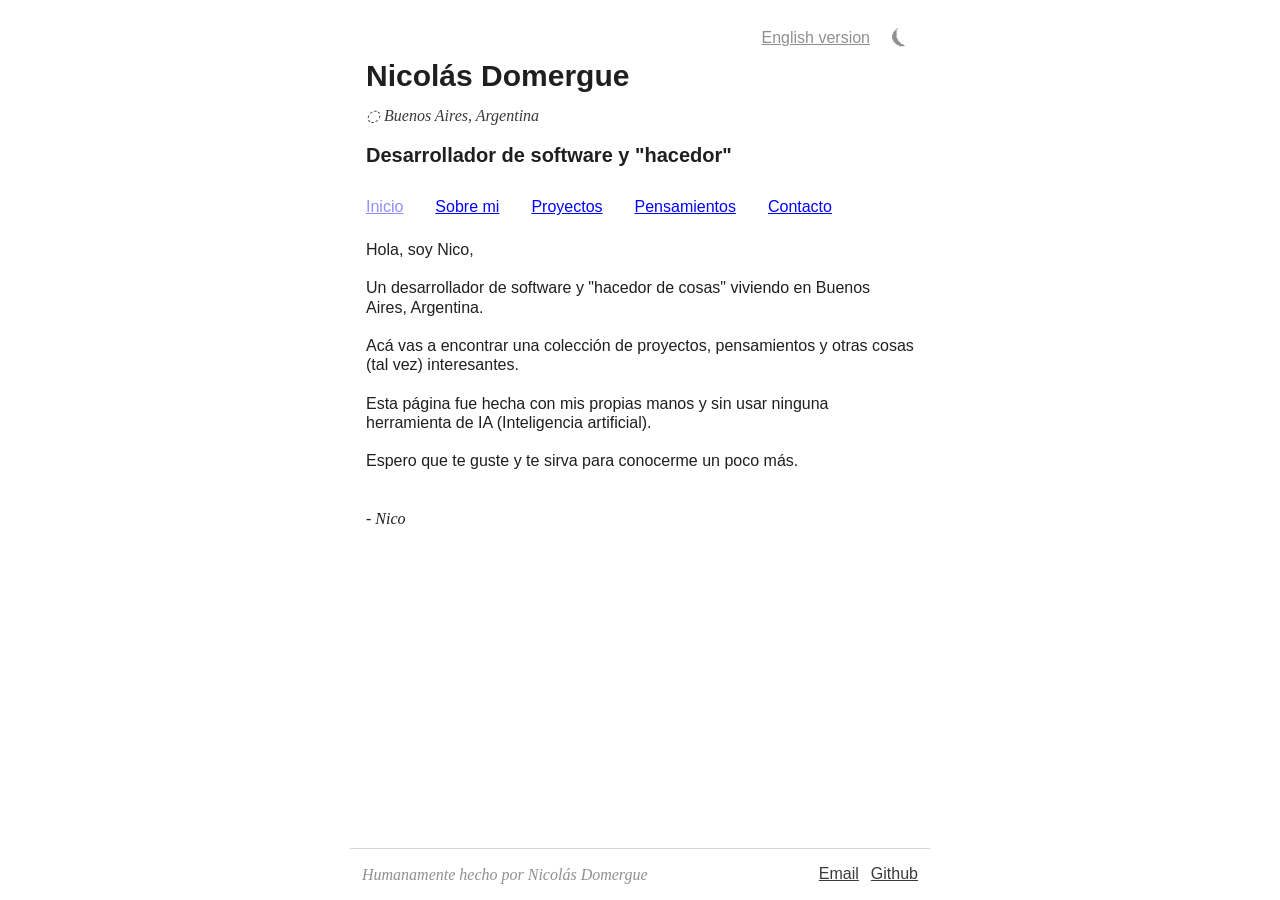
<file: index.html>
<!DOCTYPE html>
<html lang="en">

<head>
    <meta charset="UTF-8">
    <meta name="viewport" content="width=device-width, initial-scale=1.0">
    <title>Nico - Software developer</title>
    <script src="javascript/initialize-theme.js"></script>

    <link rel="stylesheet" href="styles/styles.css">
</head>

<body>
    <div class="main-container">
        <div class="header">
            <div class="preferences">
                <a href="en/index.html">English version</a>
                <button id="theme-toggle" aria-label="theme-toggle" title="Cambiar tema"></button>
            </div>
            <div class="header-title">
                <h2>Nicolás Domergue</h2>
            </div>
            <p><i>◌ Buenos Aires, Argentina</i></p>
            <h1>Desarrollador de software y "hacedor"</h1>

            <nav class="nav">
                <a href="index.html" class="active-nav-link">Inicio</a>
                <a href="yo.html">Sobre mi</a>
                <a href="proyectos.html">Proyectos</a>
                <a href="pensamientos.html">Pensamientos</a>
                <a href="contacto.html">Contacto</a>
            </nav>
        </div>

        <div class="content">
            <p class="landing-text">Hola, soy Nico,
                <br>
                <br>
                Un desarrollador de software y "hacedor de cosas" viviendo en Buenos Aires, Argentina.
                <br>
                <br>
                Acá vas a encontrar una colección de proyectos, pensamientos y otras cosas (tal vez) interesantes.
                <br>
                <br>
                Esta página fue hecha con mis propias manos y sin usar ninguna herramienta de IA (Inteligencia
                artificial).
                <br>
                <br>
                Espero que te guste y te sirva para conocerme un poco más.
                <br>
                <br>
                <br>
                <i>- Nico</i>
            </p>
        </div>
        <div class="footer-container">
            <footer>
                <p><i>Humanamente hecho por Nicolás Domergue</i></p>
                <div class="footer-links">
                    <a href="mailto:domerguenicolas@gmail.com">Email</a>
                    <a href="https://github.com/nicodomergue">Github</a>
                </div>
            </footer>
        </div>
    </div>
</body>

<script src="javascript/handle-theme.js"></script>

</html>
</file>
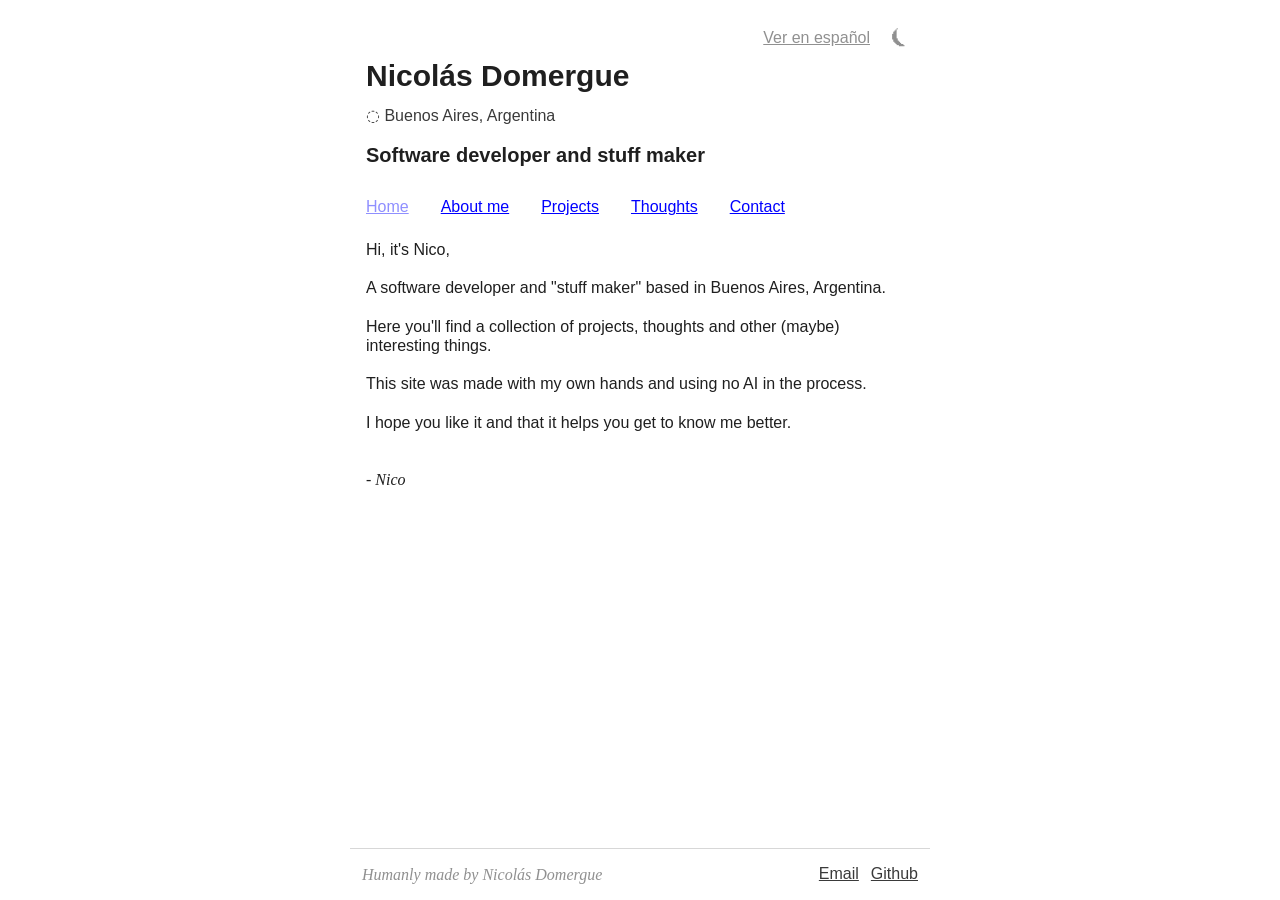
<file: en/index.html>
<!DOCTYPE html>
<html lang="en">

<head>
    <meta charset="UTF-8">
    <meta name="viewport" content="width=device-width, initial-scale=1.0">
    <title>Nico - Software developer</title>
    <link rel="stylesheet" href="../styles/styles.css">
</head>

<body>
    <div class="main-container">
        <div class="header">
            <div class="preferences">
                <a href="../index.html">Ver en español</a>
                <button id="theme-toggle" aria-label="theme-toggle" title="Toggle theme"></button>
            </div>
            <div class="header-title">
                <h2>Nicolás Domergue</h2>
            </div>
            <p>◌ Buenos Aires, Argentina</p>
            <h1>Software developer and stuff maker</h1>

            <nav class="nav">
                <a href="index.html" class="active-nav-link">Home</a>
                <a href="me.html">About me</a>
                <a href="projects.html">Projects</a>
                <a href="thoughts.html">Thoughts</a>
                <a href="contact.html">Contact</a>
            </nav>
        </div>

        <div class="content">
            <p class="landing-text">Hi, it's Nico,
                <br>
                <br>
                A software developer and "stuff maker" based in Buenos Aires, Argentina.
                <br>
                <br>
                Here you'll find a collection of projects, thoughts and other (maybe) interesting things.
                <br>
                <br>
                This site was made with my own hands and using no AI in the process.
                <br>
                <br>
                I hope you like it and that it helps you get to know me better.
                <br>
                <br>
                <br>
                <i>- Nico</i>
            </p>
        </div>
        <div class="footer-container">
            <footer>
                <p><i>Humanly made by Nicolás Domergue</i></p>
                <div class="footer-links">
                    <a href="mailto:domerguenicolas@gmail.com">Email</a>
                    <a href="https://github.com/nicodomergue">Github</a>
                </div>
            </footer>
        </div>
    </div>
</body>

<script src="../javascript/handle-theme.js"></script>

</html>
</file>
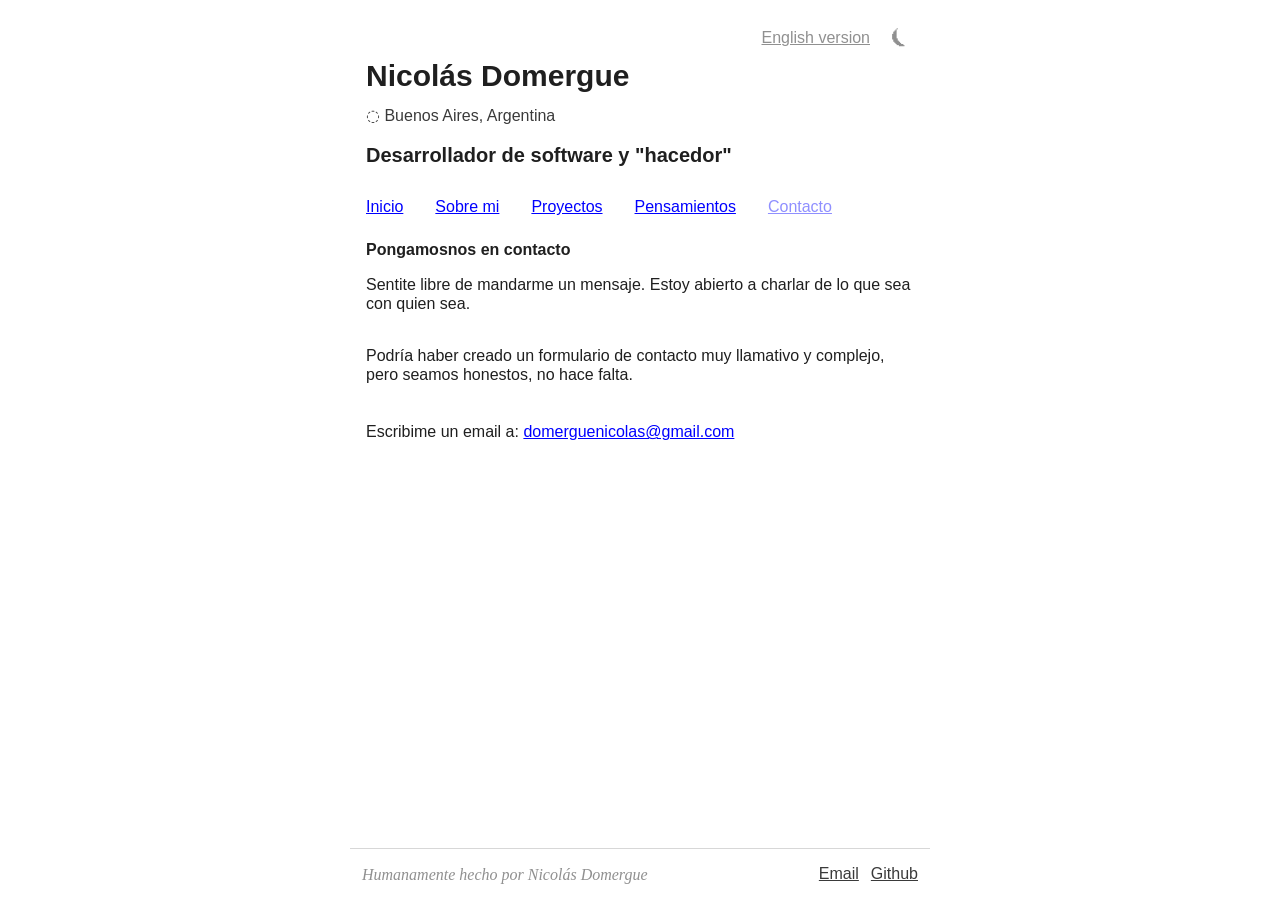
<file: contacto.html>
<!DOCTYPE html>
<html lang="en">

<head>
    <meta charset="UTF-8">
    <meta name="viewport" content="width=device-width, initial-scale=1.0">
    <title>Nico - Software developer</title>
    <script src="javascript/initialize-theme.js"></script>
    <link rel="stylesheet" href="styles/styles.css">
    <link rel="stylesheet" href="styles/contact.css">

</head>

<body>
    <div class="main-container">
        <div class="header">
            <div class="preferences">
                <a href="en/contact.html">English version</a>
                <button id="theme-toggle" aria-label="theme-toggle" title="Cambiar tema"></button>
            </div>
            <div class="header-title">
                <h2>Nicolás Domergue</h2>

            </div>
            <p>◌ Buenos Aires, Argentina</p>
            <h1>Desarrollador de software y "hacedor"</h1>

            <nav class="nav">
                <a href="index.html">Inicio</a>
                <a href="yo.html">Sobre mi</a>
                <a href="proyectos.html">Proyectos</a>
                <a href="pensamientos.html">Pensamientos</a>
                <a href="contacto.html" class="active-nav-link">Contacto</a>
            </nav>
        </div>

        <div class="content">
            <div class="contact-content">
                <h1>Pongamosnos en contacto</h1>
                <br>
                <p>
                    Sentite libre de mandarme un mensaje. Estoy abierto a charlar de lo que sea con quien
                    sea.
                </p>
                <br>
                <br>
                <p>
                    Podría haber creado un formulario de contacto muy llamativo y complejo, pero seamos honestos, no
                    hace falta.
                    <br>
                    <br>
                    <br>
                    Escribime un email a:
                    <a href="mailto:domerguenicolas@gmail.com">domerguenicolas@gmail.com</a>
                </p>
            </div>
        </div>
        <div class="footer-container">
            <footer>
                <p><i>Humanamente hecho por Nicolás Domergue</i></p>
                <div class="footer-links">
                    <a href="mailto:domerguenicolas@gmail.com">Email</a>
                    <a href="https://github.com/nicodomergue">Github</a>
                </div>
            </footer>
        </div>
    </div>
</body>

<script src="javascript/handle-theme.js"></script>

</html>
</file>
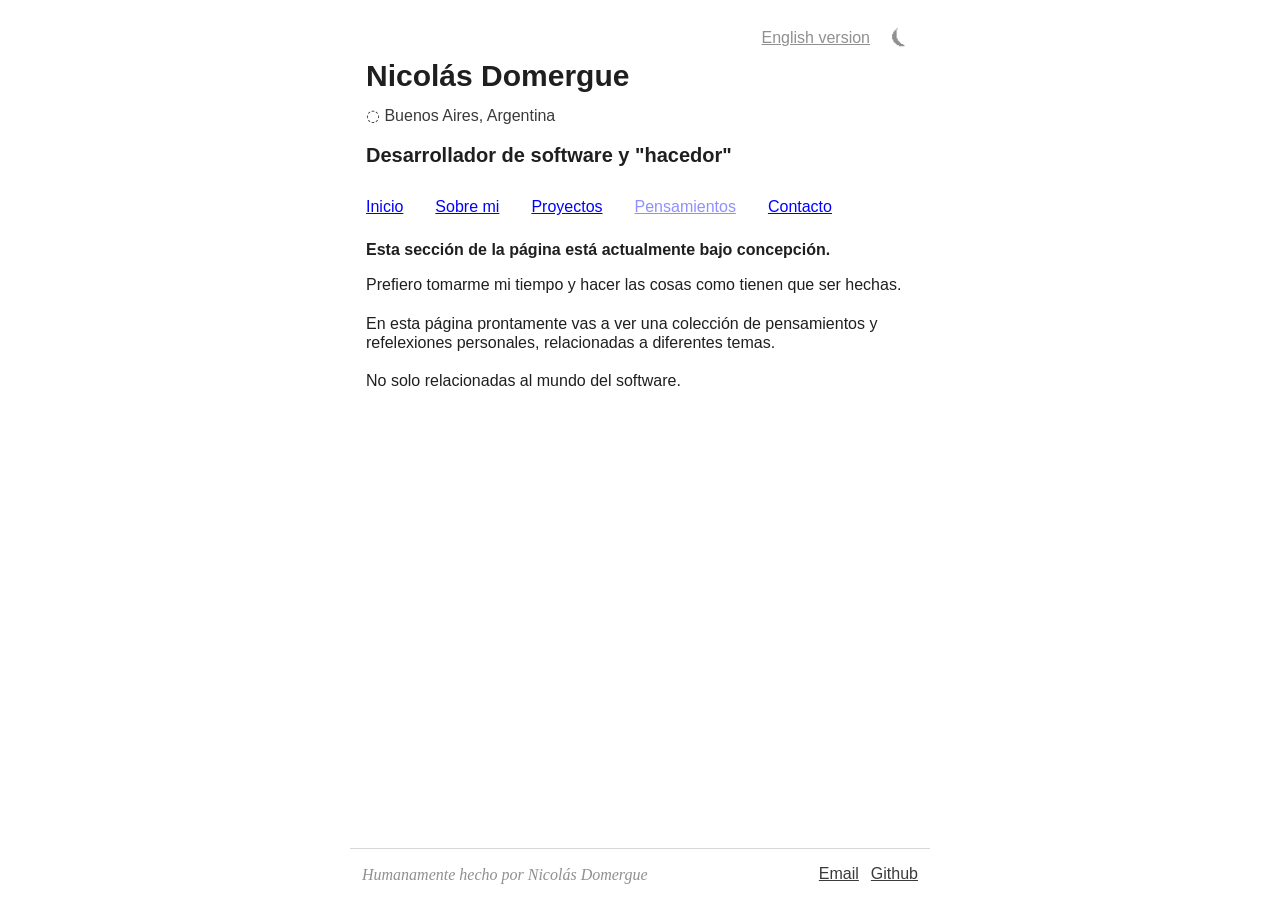
<file: pensamientos.html>
<!DOCTYPE html>
<html lang="en">

<head>
    <meta charset="UTF-8">
    <meta name="viewport" content="width=device-width, initial-scale=1.0">
    <title>Nico - Software developer</title>
    <script src="javascript/initialize-theme.js"></script>
    <link rel="stylesheet" href="styles/styles.css">
    <link rel="stylesheet" href="styles/thoughts.css">
</head>

<body>
    <div class="main-container">
        <div class="header">
            <div class="preferences">
                <a href="en/thoughts.html">English version</a>
                <button id="theme-toggle" aria-label="theme-toggle" title="Cambiar tema"></button>
            </div>
            <div class="header-title">
                <h2>Nicolás Domergue</h2>
            </div>
            <p>◌ Buenos Aires, Argentina</p>
            <h1>Desarrollador de software y "hacedor"</h1>

            <nav class="nav">
                <a href="index.html">Inicio</a>
                <a href="yo.html">Sobre mi</a>
                <a href="proyectos.html">Proyectos</a>
                <a href="pensamientos.html" class="active-nav-link">Pensamientos</a>
                <a href="contacto.html">Contacto</a>
            </nav>
        </div>

        <div class="content">
            <h3 class="coming-soon-header">
                Esta sección de la página está actualmente bajo concepción.
            </h3>
            <br>
            <p>
                Prefiero tomarme mi tiempo y hacer las cosas como tienen que ser hechas.
                <br>
                <br>
            </p>
            <p>
                En esta página prontamente vas a ver una colección de pensamientos y refelexiones personales,
                relacionadas a diferentes temas.
                <br>
                <br>
                <!-- Not just software-related. -->
                No solo relacionadas al mundo del software.
            </p>
        </div>
        <div class="footer-container">
            <footer>
                <p><i>Humanamente hecho por Nicolás Domergue</i></p>
                <div class="footer-links">
                    <a href="mailto:domerguenicolas@gmail.com">Email</a>
                    <a href="https://github.com/nicodomergue">Github</a>
                </div>
            </footer>
        </div>
    </div>
</body>

<script src="javascript/handle-theme.js"></script>

</html>
</file>
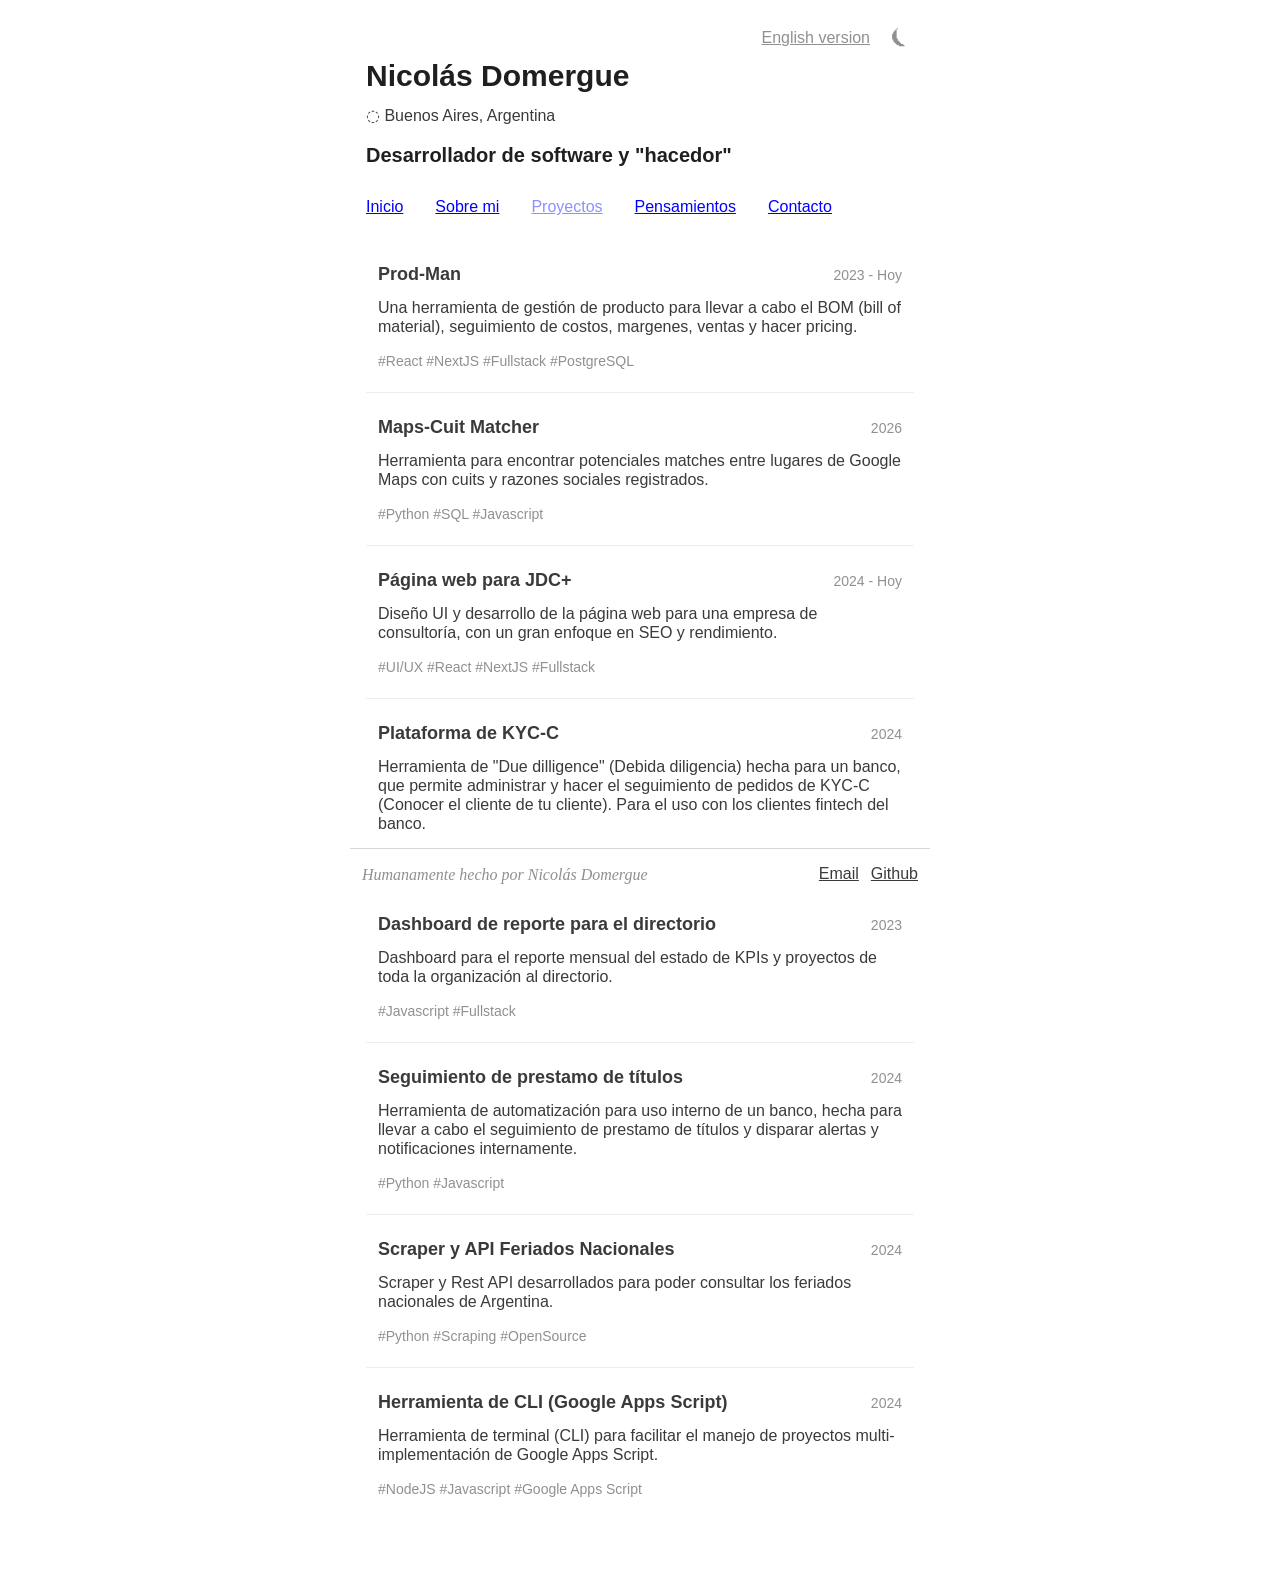
<file: proyectos.html>
<!DOCTYPE html>
<html lang="en">

<head>
    <meta charset="UTF-8">
    <meta name="viewport" content="width=device-width, initial-scale=1.0">
    <title>Nico - Projects</title>
    <script src="javascript/initialize-theme.js"></script>
    <link rel="stylesheet" href="styles/styles.css">
    <link rel="stylesheet" href="styles/projects.css">
</head>

<body>
    <div class="main-container">
        <div class="header">
            <div class="preferences">
                <a href="en/projects.html">English version</a>
                <button id="theme-toggle" aria-label="theme-toggle" title="Cambiar tema"></button>
            </div>
            <div class="header-title">
                <h2>Nicolás Domergue</h2>
            </div>
            <p>◌ Buenos Aires, Argentina</p>
            <h1>Desarrollador de software y "hacedor"</h1>

            <nav class="nav">
                <a href="index.html">Inicio</a>
                <a href="yo.html">Sobre mi</a>
                <a href="proyectos.html" class="active-nav-link">Proyectos</a>
                <a href="pensamientos.html">Pensamientos</a>
                <a href="contacto.html">Contacto</a>
            </nav>
        </div>

        <div class="content">
            <article>
                <a class="article-card">
                    <div class="article-header">
                        <h3>Prod-Man</h3>
                        <span>2023 - Hoy</span>
                    </div>
                    <p>
                        Una herramienta de gestión de producto para llevar a cabo el BOM (bill of material), seguimiento
                        de costos, margenes, ventas y hacer pricing.
                    </p>
                    <div class="tags">
                        <span>#React</span>
                        <span>#NextJS</span>
                        <span>#Fullstack</span>
                        <span>#PostgreSQL</span>
                    </div>
                </a>
            </article>

            <article>
                <a class="article-card">
                    <div class="article-header">
                        <h3>Maps-Cuit Matcher</h3>
                        <span>2026</span>
                    </div>
                    <p>
                        Herramienta para encontrar potenciales matches entre lugares de Google Maps con cuits
                        y razones sociales registrados.
                    </p>
                    <div class="tags">
                        <span>#Python</span>
                        <span>#SQL</span>
                        <span>#Javascript</span>
                    </div>
                </a>
            </article>


            <article>
                <a class="article-card">
                    <div class="article-header">
                        <h3>Página web para JDC+</h3>
                        <span>2024 - Hoy</span>
                    </div>
                    <p>
                        Diseño UI y desarrollo de la página web para una empresa de consultoría, con un gran enfoque
                        en
                        SEO y rendimiento.
                    </p>
                    <div class="tags">
                        <span>#UI/UX</span>
                        <span>#React</span>
                        <span>#NextJS</span>
                        <span>#Fullstack</span>
                    </div>
                </a>
            </article>

            <article>
                <a class="article-card">
                    <div class="article-header">
                        <h3>Plataforma de KYC-C</h3>
                        <span>2024</span>
                    </div>
                    <p>
                        Herramienta de "Due dilligence" (Debida diligencia) hecha para un banco, que permite
                        administrar
                        y
                        hacer el seguimiento de pedidos de KYC-C (Conocer el cliente de tu cliente). Para el uso con
                        los
                        clientes fintech del banco.
                    </p>
                    <div class="tags">
                        <span>#UI/UX</span>
                        <span>#React</span>
                        <span>#Firebase</span>
                        <span>#Fullstack</span>
                    </div>
                </a>
            </article>

            <article>
                <a class="article-card">
                    <div class="article-header">
                        <h3>Dashboard de reporte para el directorio</h3>
                        <span>2023</span>
                    </div>
                    <p>
                        Dashboard para el reporte mensual del estado de KPIs y proyectos de toda la organización al
                        directorio.
                    </p>
                    <div class="tags">
                        <span>#Javascript</span>
                        <span>#Fullstack</span>
                    </div>
                </a>
            </article>

            <article>
                <a class="article-card">
                    <div class="article-header">
                        <h3>Seguimiento de prestamo de títulos</h3>
                        <span>2024</span>
                    </div>
                    <p>
                        Herramienta de automatización para uso interno de un banco, hecha para llevar a cabo el
                        seguimiento de prestamo de títulos y disparar alertas y notificaciones internamente.
                    </p>
                    <div class="tags">
                        <span>#Python</span>
                        <span>#Javascript</span>
                    </div>
                </a>
            </article>

            <article>
                <a class="article-card">
                    <div class="article-header">
                        <h3>Scraper y API Feriados Nacionales</h3>
                        <span>2024</span>
                    </div>
                    <p>
                        Scraper y Rest API desarrollados para poder consultar los feriados nacionales de Argentina.
                    </p>
                    <div class="tags">
                        <span>#Python</span>
                        <span>#Scraping</span>
                        <span>#OpenSource</span>
                    </div>
                </a>
            </article>

            <article>
                <a class="article-card">
                    <div class="article-header">
                        <h3>
                            Herramienta de CLI (Google Apps Script)
                        </h3>
                        <span>2024</span>
                    </div>
                    <p>
                        Herramienta de terminal (CLI) para facilitar el manejo de proyectos multi-implementación de
                        Google Apps Script.
                    </p>
                    <div class="tags">
                        <span>#NodeJS</span>
                        <span>#Javascript</span>
                        <span>#Google Apps Script</span>
                    </div>
                </a>
            </article>

        </div>
        <div class="footer-container">
            <footer>
                <p><i>Humanamente hecho por Nicolás Domergue</i></p>
                <div class="footer-links">
                    <a href="mailto:domerguenicolas@gmail.com">Email</a>
                    <a href="https://github.com/nicodomergue">Github</a>
                </div>
            </footer>
        </div>
    </div>

</body>

<script src="javascript/handle-theme.js"></script>

</html>
</file>
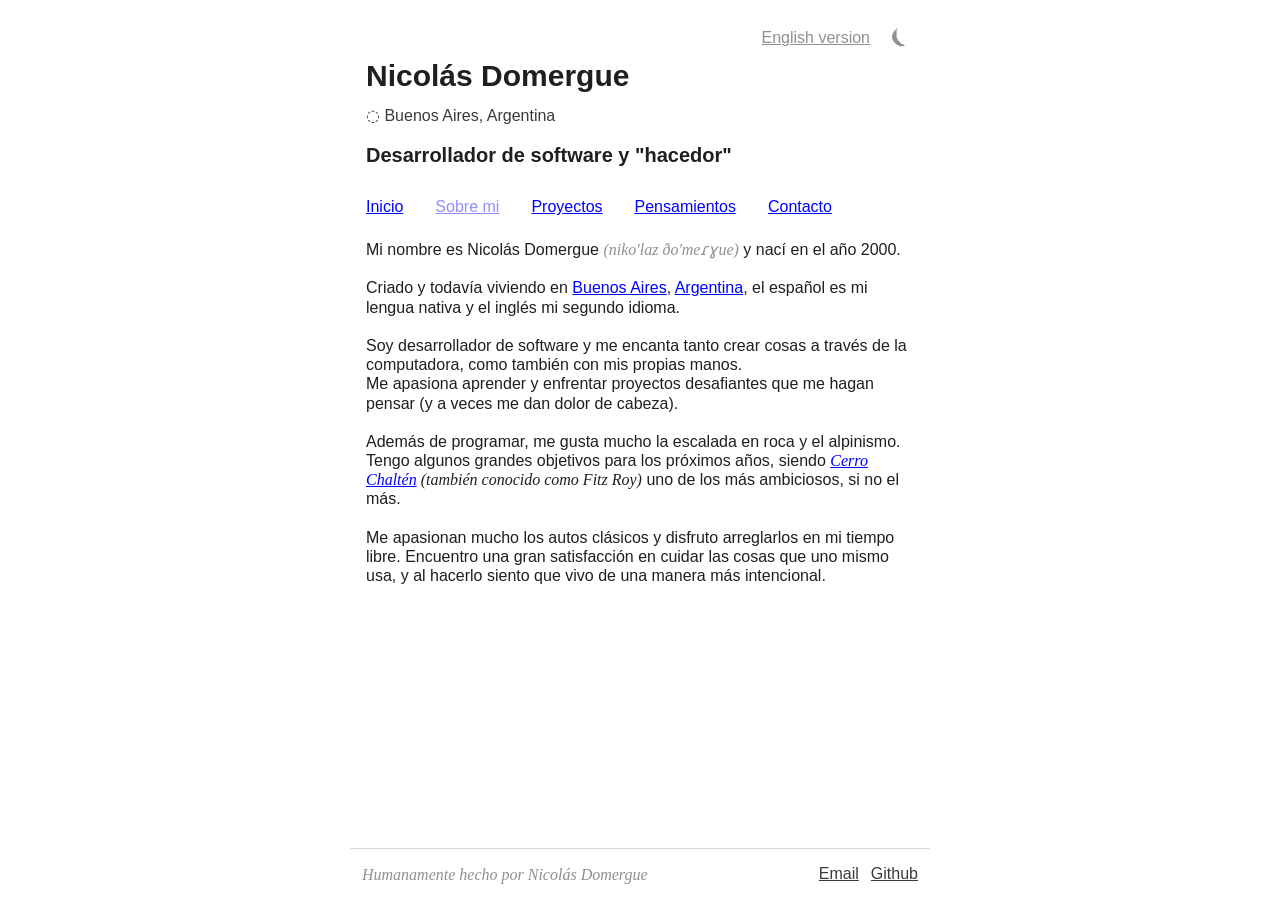
<file: yo.html>
<!DOCTYPE html>
<html lang="en">

<head>
    <meta charset="UTF-8">
    <meta name="viewport" content="width=device-width, initial-scale=1.0">
    <title>Nico - Software developer</title>
    <script src="javascript/initialize-theme.js"></script>
    <link rel="stylesheet" href="styles/styles.css">
    <link rel="stylesheet" href="styles/me.css">
</head>

<body>
    <div class="main-container">
        <div class="header">
            <div class="preferences">
                <a href="en/me.html">English version</a>
                <button id="theme-toggle" aria-label="theme-toggle" title="Cambiar tema"></button>
            </div>
            <div class="header-title">
                <h2>Nicolás Domergue</h2>

            </div>
            <p>◌ Buenos Aires, Argentina</p>
            <h1>Desarrollador de software y "hacedor"</h1>

            <nav class="nav">
                <a href="index.html">Inicio</a>
                <a href="yo.html" class="active-nav-link">Sobre mi</a>
                <a href="proyectos.html">Proyectos</a>
                <a href="pensamientos.html">Pensamientos</a>
                <a href="contacto.html">Contacto</a>
            </nav>
        </div>

        <div class="content">
            <p class="landing-text">
                Mi nombre es Nicolás Domergue <i class="phonetics">(niko'laz &#240;o'me&#638;&#611;ue)</i> y nací en el
                año 2000.
                <br />
                <br />
                Criado y todavía viviendo en <a href="https://es.wikipedia.org/wiki/Buenos_Aires">Buenos Aires</a>,
                <a href="https://es.wikipedia.org/wiki/Argentina">Argentina</a>, el español es mi lengua nativa y el
                inglés mi segundo idioma.
                <br>
                <br>
                Soy desarrollador de software y me encanta tanto crear cosas a través de la computadora, como también
                con
                mis propias manos.
                <br>
                Me apasiona aprender y enfrentar proyectos desafiantes que me hagan pensar (y a veces me dan
                dolor de cabeza).
                <br>
                <br>
                Además de programar, me gusta mucho la escalada en roca y el alpinismo. Tengo algunos grandes objetivos
                para los próximos años, siendo <i><a href="https://es.wikipedia.org/wiki/Cerro_Fitz_Roy">Cerro
                        Chaltén</a> (también conocido como Fitz Roy)</i> uno de los más ambiciosos, si no el más.
                <br><br>
                Me apasionan mucho los autos clásicos y disfruto arreglarlos en mi tiempo libre. Encuentro una gran
                satisfacción en cuidar las cosas que uno mismo usa, y al hacerlo siento que vivo de una manera más
                intencional.
            </p>
        </div>
        <div class="footer-container">
            <footer>
                <p><i>Humanamente hecho por Nicolás Domergue</i></p>
                <div class="footer-links">
                    <a href="mailto:domerguenicolas@gmail.com">Email</a>
                    <a href="https://github.com/nicodomergue">Github</a>
                </div>
            </footer>
        </div>
    </div>
</body>

<script src="javascript/handle-theme.js"></script>

</html>
</file>
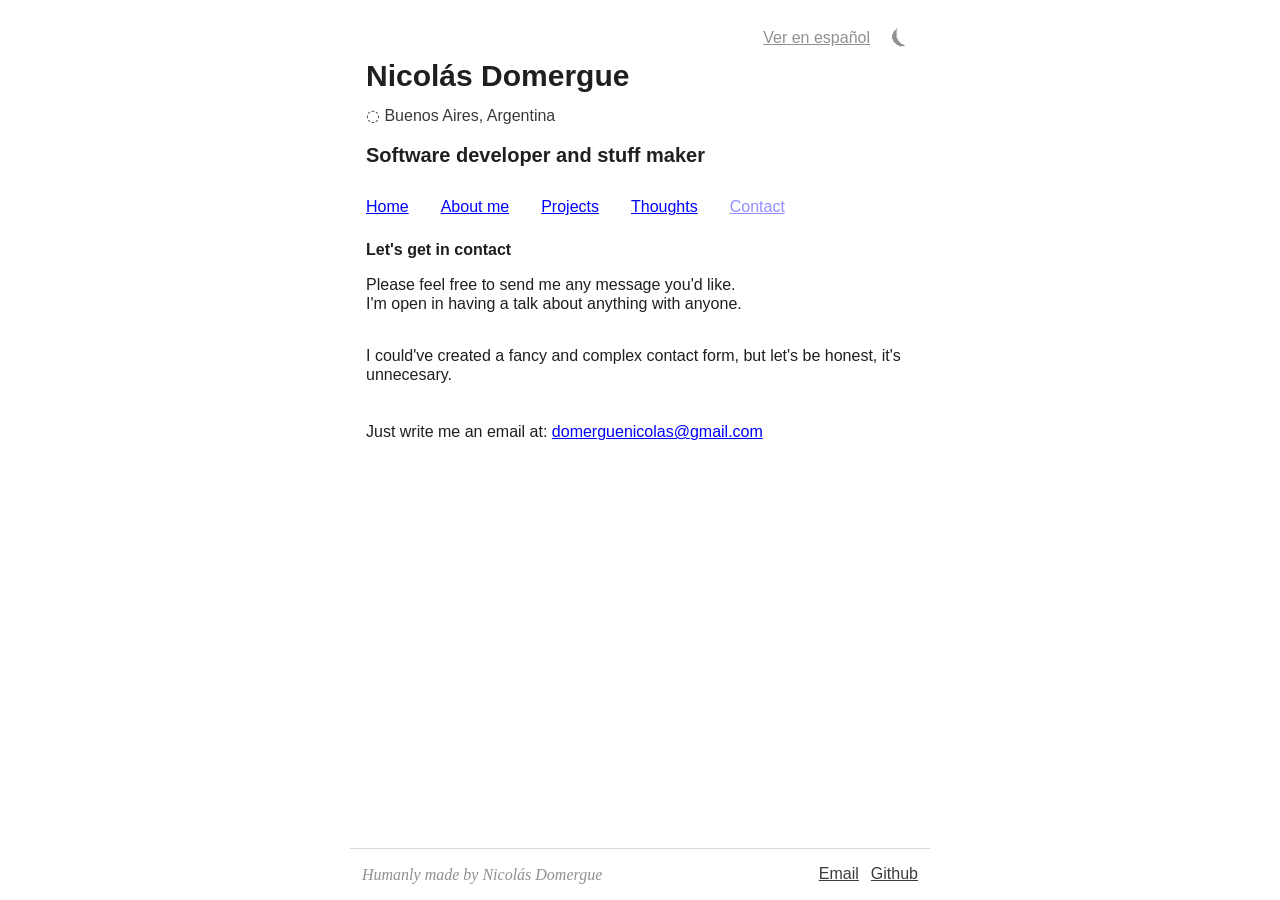
<file: en/contact.html>
<!DOCTYPE html>
<html lang="en">

<head>
    <meta charset="UTF-8">
    <meta name="viewport" content="width=device-width, initial-scale=1.0">
    <title>Nico - Software developer</title>
    <link rel="stylesheet" href="../styles/styles.css">
    <link rel="stylesheet" href="../styles/contact.css">
</head>

<body>
    <div class="main-container">
        <div class="header">
            <div class="preferences">
                <a href="../contacto.html">Ver en español</a>
                <button id="theme-toggle" aria-label="theme-toggle" title="Toggle theme"></button>
            </div>
            <div class="header-title">
                <h2>Nicolás Domergue</h2>
            </div>
            <p>◌ Buenos Aires, Argentina</p>
            <h1>Software developer and stuff maker</h1>

            <nav class="nav">
                <a href="index.html">Home</a>
                <a href="me.html">About me</a>
                <a href="projects.html">Projects</a>
                <a href="thoughts.html">Thoughts</a>
                <a href="contact.html" class="active-nav-link">Contact</a>
            </nav>
        </div>

        <div class="content">
            <div class="contact-content">
                <h1>Let's get in contact</h1>
                <br>
                <p>Please feel free to send me any message you'd like.<br>I'm open in having a talk
                    about
                    anything with anyone.</p>
                <br>
                <br>
                <p>
                    I could've created a fancy and complex contact form, but let's be honest, it's unnecesary.
                    <br>
                    <br>
                    <br>
                    Just write me an email at:
                    <!-- <br> -->
                    <a href="mailto:domerguenicolas@gmail.com">domerguenicolas@gmail.com</a>
                </p>
            </div>
        </div>
        <div class="footer-container">
            <footer>
                <p><i>Humanly made by Nicolás Domergue</i></p>
                <div class="footer-links">
                    <a href="mailto:domerguenicolas@gmail.com">Email</a>
                    <a href="https://github.com/nicodomergue">Github</a>
                </div>
            </footer>
        </div>
    </div>
</body>

<script src="../javascript/handle-theme.js"></script>

</html>
</file>
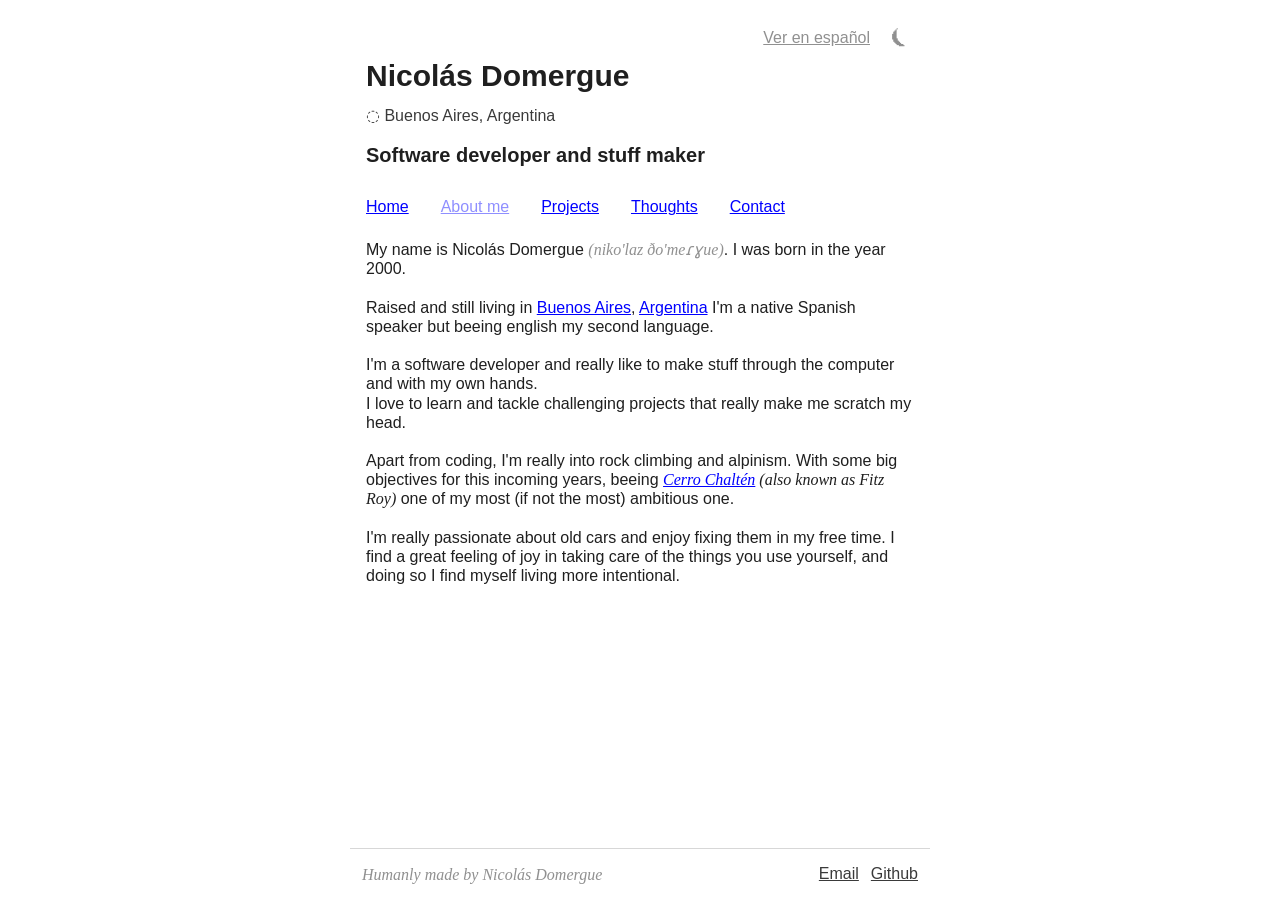
<file: en/me.html>
<!DOCTYPE html>
<html lang="en">

<head>
    <meta charset="UTF-8">
    <meta name="viewport" content="width=device-width, initial-scale=1.0">
    <title>Nico - Software developer</title>
    <link rel="stylesheet" href="../styles/styles.css">
    <link rel="stylesheet" href="../styles/me.css">
</head>

<body>
    <div class="main-container">
        <div class="header">
            <div class="preferences">
                <a href="../yo.html">Ver en español</a>
                <button id="theme-toggle" aria-label="theme-toggle" title="Toggle theme"></button>
            </div>
            <div class="header-title">
                <h2>Nicolás Domergue</h2>
            </div>
            <p>◌ Buenos Aires, Argentina</p>
            <h1>Software developer and stuff maker</h1>

            <nav class="nav">
                <a href="index.html">Home</a>
                <a href="me.html" class="active-nav-link">About me</a>
                <a href="projects.html">Projects</a>
                <a href="thoughts.html">Thoughts</a>
                <a href="contact.html">Contact</a>
            </nav>
        </div>

        <div class="content">
            <p class="landing-text">
                My name is Nicolás Domergue <i class="phonetics">(niko'laz &#240;o'me&#638;&#611;ue)</i>. I was born in
                the year 2000.
                <br>
                <br>
                Raised and still living in <a href="https://en.wikipedia.org/wiki/Buenos_Aires">Buenos Aires</a>,
                <a href="https://en.wikipedia.org/wiki/Argentina">Argentina</a> I'm a native Spanish speaker but beeing
                english my
                second language.
                <br>
                <br>
                I'm a software developer and really like to make stuff through the computer and with my own hands.
                <br>
                I love to learn and tackle challenging projects that really make me scratch my head.
                <br>
                <br>
                Apart from coding, I'm really into rock climbing and alpinism. With some big objectives for this
                incoming years, beeing <i><a href="https://en.wikipedia.org/wiki/Fitz_Roy">Cerro Chaltén</a> (also known
                    as Fitz Roy)</i> one of my most (if not the most) ambitious one.

                <br><br>
                I'm really passionate about old cars and enjoy fixing them in my free time. I find a great feeling of
                joy in taking care of the things you use yourself, and doing so I find myself living more intentional.
            </p>
        </div>
        <div class="footer-container">
            <footer>
                <p><i>Humanly made by Nicolás Domergue</i></p>
                <div class="footer-links">
                    <a href="mailto:domerguenicolas@gmail.com">Email</a>
                    <a href="https://github.com/nicodomergue">Github</a>
                </div>
            </footer>
        </div>
    </div>
</body>

<script src="../javascript/handle-theme.js"></script>

</html>
</file>
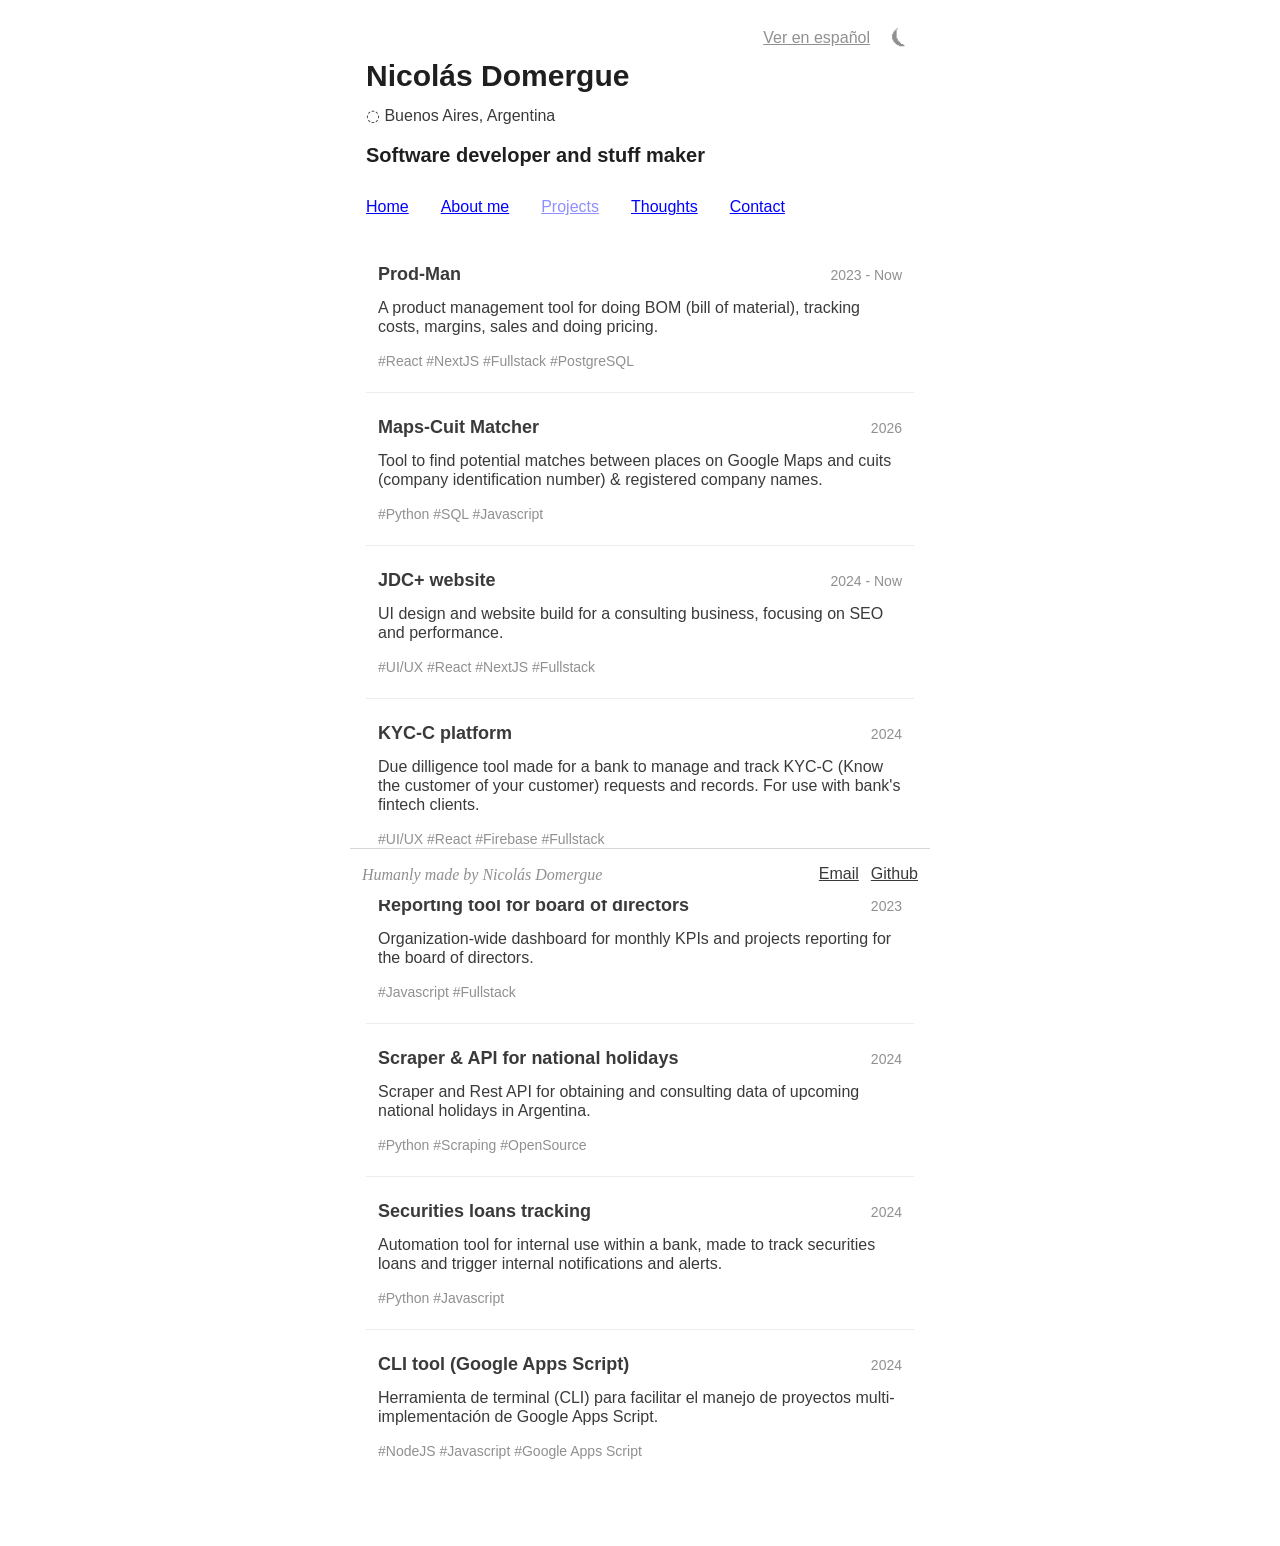
<file: en/projects.html>
<!DOCTYPE html>
<html lang="en">

<head>
    <meta charset="UTF-8">
    <meta name="viewport" content="width=device-width, initial-scale=1.0">
    <title>Nico - Projects</title>
    <link rel="stylesheet" href="../styles/styles.css">
    <link rel="stylesheet" href="../styles/projects.css">
</head>

<body>
    <div class="main-container">
        <div class="header">
            <div class="preferences">
                <a href="../proyectos.html">Ver en español</a>
                <button id="theme-toggle" aria-label="theme-toggle" title="Toggle theme"></button>
            </div>
            <div class="header-title">
                <h2>Nicolás Domergue</h2>
            </div>
            <p>◌ Buenos Aires, Argentina</p>
            <h1>Software developer and stuff maker</h1>

            <nav class="nav">
                <a href="index.html">Home</a>
                <a href="me.html">About me</a>
                <a href="projects.html" class="active-nav-link">Projects</a>
                <a href="thoughts.html">Thoughts</a>
                <a href="contact.html">Contact</a>
            </nav>
        </div>

        <div class="content">
            <article>
                <a class="article-card">
                    <div class="article-header">
                        <h3>Prod-Man</h3>
                        <span>2023 - Now</span>
                    </div>
                    <p>A product management tool for doing BOM (bill of material), tracking costs, margins, sales
                        and
                        doing pricing.</p>
                    <div class="tags">
                        <span>#React</span>
                        <span>#NextJS</span>
                        <span>#Fullstack</span>
                        <span>#PostgreSQL</span>
                    </div>
                </a>
            </article>

            <article>
                <a class="article-card">
                    <div class="article-header">
                        <h3>Maps-Cuit Matcher</h3>
                        <span>2026</span>
                    </div>
                    <p>
                        Tool to find potential matches between places on Google Maps and cuits (company identification
                        number) & registered company names.
                    </p>
                    <div class="tags">
                        <span>#Python</span>
                        <span>#SQL</span>
                        <span>#Javascript</span>
                    </div>
                </a>
            </article>


            <article>
                <a class="article-card">
                    <div class="article-header">
                        <h3>JDC+ website</h3>
                        <span>2024 - Now</span>
                    </div>
                    <p>UI design and website build for a consulting business, focusing on SEO and performance.</p>
                    <div class="tags">
                        <span>#UI/UX</span>
                        <span>#React</span>
                        <span>#NextJS</span>
                        <span>#Fullstack</span>
                    </div>
                </a>
            </article>

            <article>
                <a class="article-card">
                    <div class="article-header">
                        <h3>KYC-C platform</h3>
                        <span>2024</span>
                    </div>
                    <p>Due dilligence tool made for a bank to manage and track KYC-C (Know the customer of your
                        customer) requests and records. For use with bank's fintech clients.</p>
                    <div class="tags">
                        <span>#UI/UX</span>
                        <span>#React</span>
                        <span>#Firebase</span>
                        <span>#Fullstack</span>
                    </div>
                </a>
            </article>

            <article>
                <a class="article-card">
                    <div class="article-header">
                        <h3>Reporting tool for board of directors</h3>
                        <span>2023</span>
                    </div>
                    <p>Organization-wide dashboard for monthly KPIs and projects reporting for the board of directors.
                    </p>
                    <div class="tags">
                        <span>#Javascript</span>
                        <span>#Fullstack</span>
                    </div>
                </a>
            </article>

            <article>
                <a class="article-card">
                    <div class="article-header">
                        <h3>Scraper & API for national holidays</h3>
                        <span>2024</span>
                    </div>
                    <p>
                        Scraper and Rest API for obtaining and consulting data of upcoming national holidays in
                        Argentina.
                    </p>
                    <div class="tags">
                        <span>#Python</span>
                        <span>#Scraping</span>
                        <span>#OpenSource</span>
                    </div>
                </a>
            </article>

            <article>
                <a class="article-card">
                    <div class="article-header">
                        <h3>Securities loans tracking</h3>
                        <span>2024</span>
                    </div>
                    <p>Automation tool for internal use within a bank, made to track securities loans and trigger
                        internal notifications and alerts.</p>
                    <div class="tags">
                        <span>#Python</span>
                        <span>#Javascript</span>
                    </div>
                </a>
            </article>

            <article>
                <a class="article-card">
                    <div class="article-header">
                        <h3>CLI tool (Google Apps Script)</h3>
                        <span>2024</span>
                    </div>
                    <p>Herramienta de terminal (CLI) para facilitar el manejo de proyectos multi-implementación de
                        Google Apps Script.</p>
                    <div class="tags">
                        <span>#NodeJS</span>
                        <span>#Javascript</span>
                        <span>#Google Apps Script</span>
                    </div>
                </a>
            </article>

        </div>
        <div class="footer-container">
            <footer>
                <p><i>Humanly made by Nicolás Domergue</i></p>
                <div class="footer-links">
                    <a href="mailto:domerguenicolas@gmail.com">Email</a>
                    <a href="https://github.com/nicodomergue">Github</a>
                </div>
            </footer>
        </div>
    </div>

</body>

<script src="../javascript/handle-theme.js"></script>

</html>
</file>
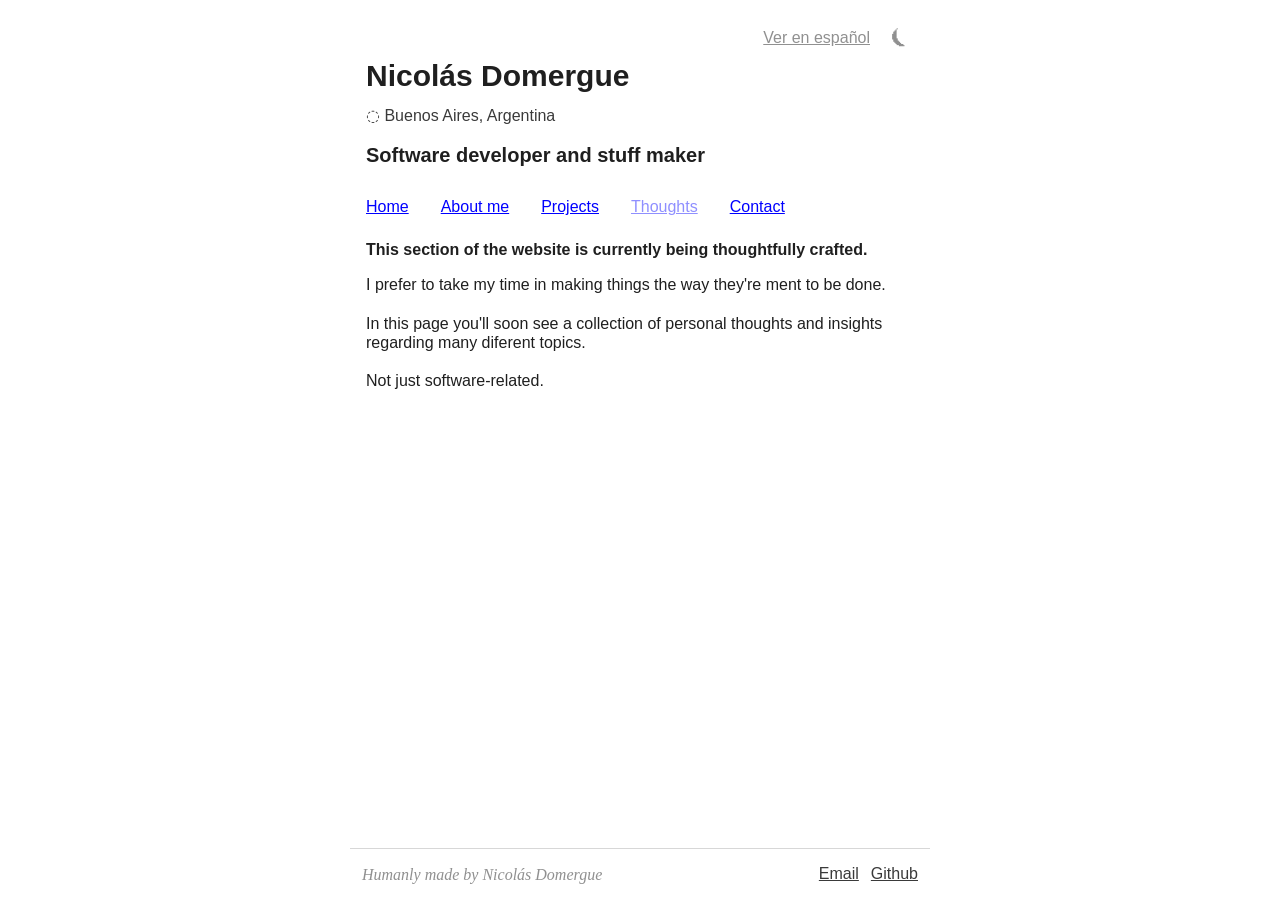
<file: en/thoughts.html>
<!DOCTYPE html>
<html lang="en">

<head>
    <meta charset="UTF-8">
    <meta name="viewport" content="width=device-width, initial-scale=1.0">
    <title>Nico - Software developer</title>
    <link rel="stylesheet" href="../styles/styles.css">
    <link rel="stylesheet" href="../styles/thoughts.css">
</head>

<body>
    <div class="main-container">
        <div class="header">
            <div class="preferences">
                <a href="../pensamientos.html">Ver en español</a>
                <button id="theme-toggle" aria-label="theme-toggle" title="Toggle theme"></button>
            </div>
            <div class="header-title">
                <h2>Nicolás Domergue</h2>
            </div>
            <p>◌ Buenos Aires, Argentina</p>
            <h1>Software developer and stuff maker</h1>

            <nav class="nav">
                <a href="index.html">Home</a>
                <a href="me.html">About me</a>
                <a href="projects.html">Projects</a>
                <a href="thoughts.html" class="active-nav-link">Thoughts</a>
                <a href="contact.html">Contact</a>
            </nav>
        </div>

        <div class="content">
            <h3 class="coming-soon-header">This section of the website is currently being thoughtfully crafted.</h3>
            <br>
            <p>
                I prefer to take my time in making things the way they're ment to be done.
                <br>
                <br>
            </p>
            <p>In this page you'll soon see a collection of personal thoughts and insights regarding many diferent
                topics. <br>
                <br>
                Not just software-related.
            </p>
        </div>
        <div class="footer-container">
            <footer>
                <p><i>Humanly made by Nicolás Domergue</i></p>
                <div class="footer-links">
                    <a href="mailto:domerguenicolas@gmail.com">Email</a>
                    <a href="https://github.com/nicodomergue">Github</a>
                </div>
            </footer>
        </div>
    </div>
</body>

<script src="../javascript/handle-theme.js"></script>

</html>
</file>
<file: styles/styles.css>
html,
body,
div,
span,
applet,
object,
iframe,
h1,
h2,
h3,
h4,
h5,
h6,
p,
blockquote,
pre,
a,
abbr,
acronym,
address,
big,
cite,
code,
del,
dfn,
em,
img,
ins,
kbd,
q,
s,
samp,
small,
strike,
strong,
sub,
sup,
tt,
var,
b,
u,
i,
center,
dl,
dt,
dd,
ol,
ul,
li,
fieldset,
form,
label,
legend,
table,
caption,
tbody,
tfoot,
thead,
tr,
th,
td,
article,
aside,
canvas,
details,
embed,
figure,
figcaption,
footer,
header,
hgroup,
menu,
nav,
output,
ruby,
section,
summary,
time,
mark,
audio,
video {
  margin: 0;
  padding: 0;
  border: 0;
  font-size: 100%;
  font: inherit;
  vertical-align: baseline;
}

article,
aside,
details,
figcaption,
figure,
footer,
header,
hgroup,
menu,
nav,
section {
  display: block;
}
body {
  line-height: 1;
}
ol,
ul {
  list-style: none;
}
blockquote,
q {
  quotes: none;
}
blockquote:before,
blockquote:after,
q:before,
q:after {
  content: "";
  content: none;
}
table {
  border-collapse: collapse;
  border-spacing: 0;
}

body {
  display: flex;
  flex-direction: column;
  align-items: center;
  /* height: 100vh; */
  margin: 0;
  /* padding-bottom: 90px; */
}

p,
h1,
h2,
h3,
h4 {
  line-height: 1.2;
}

:root {
  color: #1f1f1f;
  --text-color-dimmed: #909090;
  --text-color-dark: #3a3a3a;
  font-family: Arial, Helvetica, sans-serif;
  --text-color-link: #0000ff;
  --text-color-link-active: #8f8fff;
  --text-color-dark-link-hover: #909090;
  --border-color: #d7d7d7;
  --border-color-article: #ededed;
}

/* @media (prefers-color-scheme: dark) {
  body {
    background-color: #232323;
  }

  :root {
    color: #e5e5e5;
    --text-color-dimmed: #b4b4b4;
    --text-color-dark: #d7d7d7;
    font-family: Arial, Helvetica, sans-serif;
    --text-color-link: #b6b6ff;
    --text-color-link-active: #9494b2;
    --text-color-dark-link-hover: #797979;
    --border-color: #747474;
    --border-color-article: #5c5c5c;
  }
}

a {
  color: var(--text-color-link);
} */

body,
.header,
footer {
  background-color: #fff;
}

[data-theme="dark"] {
  body,
  .header,
  footer {
    background-color: #3c3c3c;
  }

  color: #e5e5e5;
  --text-color-dimmed: #b4b4b4;
  --text-color-dark: #d7d7d7;
  font-family: Arial, Helvetica, sans-serif;
  --text-color-link: #b6b6ff;
  --text-color-link-active: #9494b2;
  --text-color-dark-link-hover: #797979;
  --border-color: #747474;
  --border-color-article: #5c5c5c;
}

i {
  font-family: "Times New Roman", Times, serif;
  font-style: italic;
}

.main-container {
  max-width: 580px;
  flex-grow: 1;
  width: 100%;
  box-sizing: border-box;
  /* display: flex; */
  flex-direction: column;
  height: 100dvh;
  position: relative;
}

.header {
  padding-top: 12px;
  padding-bottom: 8px;
  width: 100%;
  max-width: 580px;
  padding-inline: 16px;
  box-sizing: border-box;
  position: fixed;
  top: 0;
  margin-inline: auto;
  z-index: 10;
}

.content a {
  color: var(--text-color-link);
}

.content {
  padding-block: 18rem 4rem;
  padding-inline: 16px;
  box-sizing: border-box;
  flex-grow: 1;
  overflow-y: scroll;
}

@media screen and (min-width: 297px) and (max-width: 396px) {
  .header {
    padding-top: 16px;
    padding-bottom: px;
  }

  .content {
    padding-block: 16rem 4rem;
    padding-inline: 16px;
    box-sizing: border-box;
    flex-grow: 1;
    overflow-y: scroll;
  }
}

@media screen and (min-width: 397px) and (max-width: 579px) {
  .content {
    padding-block: 15rem 4rem;
    padding-inline: 16px;
    box-sizing: border-box;
    flex-grow: 1;
    overflow-y: scroll;
  }
}

@media screen and (min-width: 580px) {
  .header {
    padding-top: 24px;
    padding-bottom: 24px;
    width: 100%;
    max-width: 580px;
    padding-inline: 16px;
    box-sizing: border-box;
  }

  .content {
    padding-block: 15rem 4rem;
    padding-inline: 16px;
    box-sizing: border-box;
    flex-grow: 1;
    overflow-y: scroll;
  }
}

.header h2 {
  font-size: 30px;
  font-weight: 800;
  margin-bottom: 12px;
}

.header p {
  color: var(--text-color-dark);
  max-width: 100%;
}

.header .header-title {
  display: flex;
  justify-content: space-between;
  align-items: center;
  max-width: 100%;
}

.header-title a,
footer a {
  color: var(--text-color-dark);
}

.header-title a:hover,
footer a:hover {
  color: var(--text-color-dimmed);
}

.header h1 {
  margin-top: 18px;
  font-size: 20px;
  font-weight: 600;
}

.header nav {
  margin-top: 32px;
  display: flex;
  gap: 32px;
  max-width: max-content;
  overflow-x: auto;
  padding-bottom: 14px;
}

@media screen and (min-width: 500px) {
  .header nav {
    padding-bottom: 4px;
  }
}

.header nav a {
  color: var(--text-color-link);
  text-wrap: nowrap;
}

.header nav .active-nav-link {
  /* color: var(--text-color-dimmed); */
  color: var(--text-color-link-active);
}

.footer-container {
  max-width: 580px;
  width: 100%;
  padding-top: 12px;
  position: fixed;
  bottom: 0;
  margin-inline: auto;
  z-index: 10;
}

footer {
  width: 100%;
  display: flex;
  justify-content: space-between;
  align-items: center;
  padding-inline: 12px;
  padding-block: 16px;
  box-sizing: border-box;
  max-width: 580px;
  border-top: 1px solid var(--border-color);
}

footer i {
  color: var(--text-color-dimmed);
}

.footer-links {
  display: flex;
  gap: 12px;
}

#theme-toggle {
  width: 28px;
  height: 28px;
  /* border: none; */
  background-color: transparent;
  /* border: 1px solid var(--border-color-article); */
  border: none;
  color: var(--text-color-dimmed);
  padding: 4px;
  font-size: 18px;
  line-height: 1;
}

.preferences {
  display: flex;
  justify-content: end;
  gap: 16px;
  align-items: center;
  padding-bottom: 6px;
}

.preferences a {
  color: var(--text-color-dimmed);
}

#theme-toggle:hover {
  cursor: pointer;
  color: var(--text-color-dimmed);
}

[data-theme="dark"] #theme-toggle::before {
  content: "☀";
}

[data-theme="light"] #theme-toggle::before {
  content: "⏾";
}
</file>
<file: styles/contact.css>
h1 {
  font-weight: 700;
}
</file>
<file: styles/thoughts.css>
.coming-soon-header {
  font-weight: 600;
}
</file>
<file: styles/projects.css>
article:not(:last-of-type) {
  border-bottom: 1px solid var(--border-color-article);
}

.article-card {
  display: block;
  padding-inline: 12px;
  text-decoration: none;
  color: var(--text-color-dark) !important;
  padding-block: 24px;
}

.article-card:hover {
  cursor: pointer;
}

article h3 {
  font-weight: 700;
  font-size: 18px;
}

.article-header {
  display: flex;
  justify-content: space-between;
  align-items: center;
  margin-bottom: 12px;
  gap: 16px;
}

.article-header span,
article .tags {
  font-size: 14px;
  color: var(--text-color-dimmed);
  text-wrap: nowrap;
}

article .tags {
  margin-top: 18px;
}
</file>
<file: styles/me.css>
i.phonetics {
  color: var(--text-color-dimmed);
}
</file>
